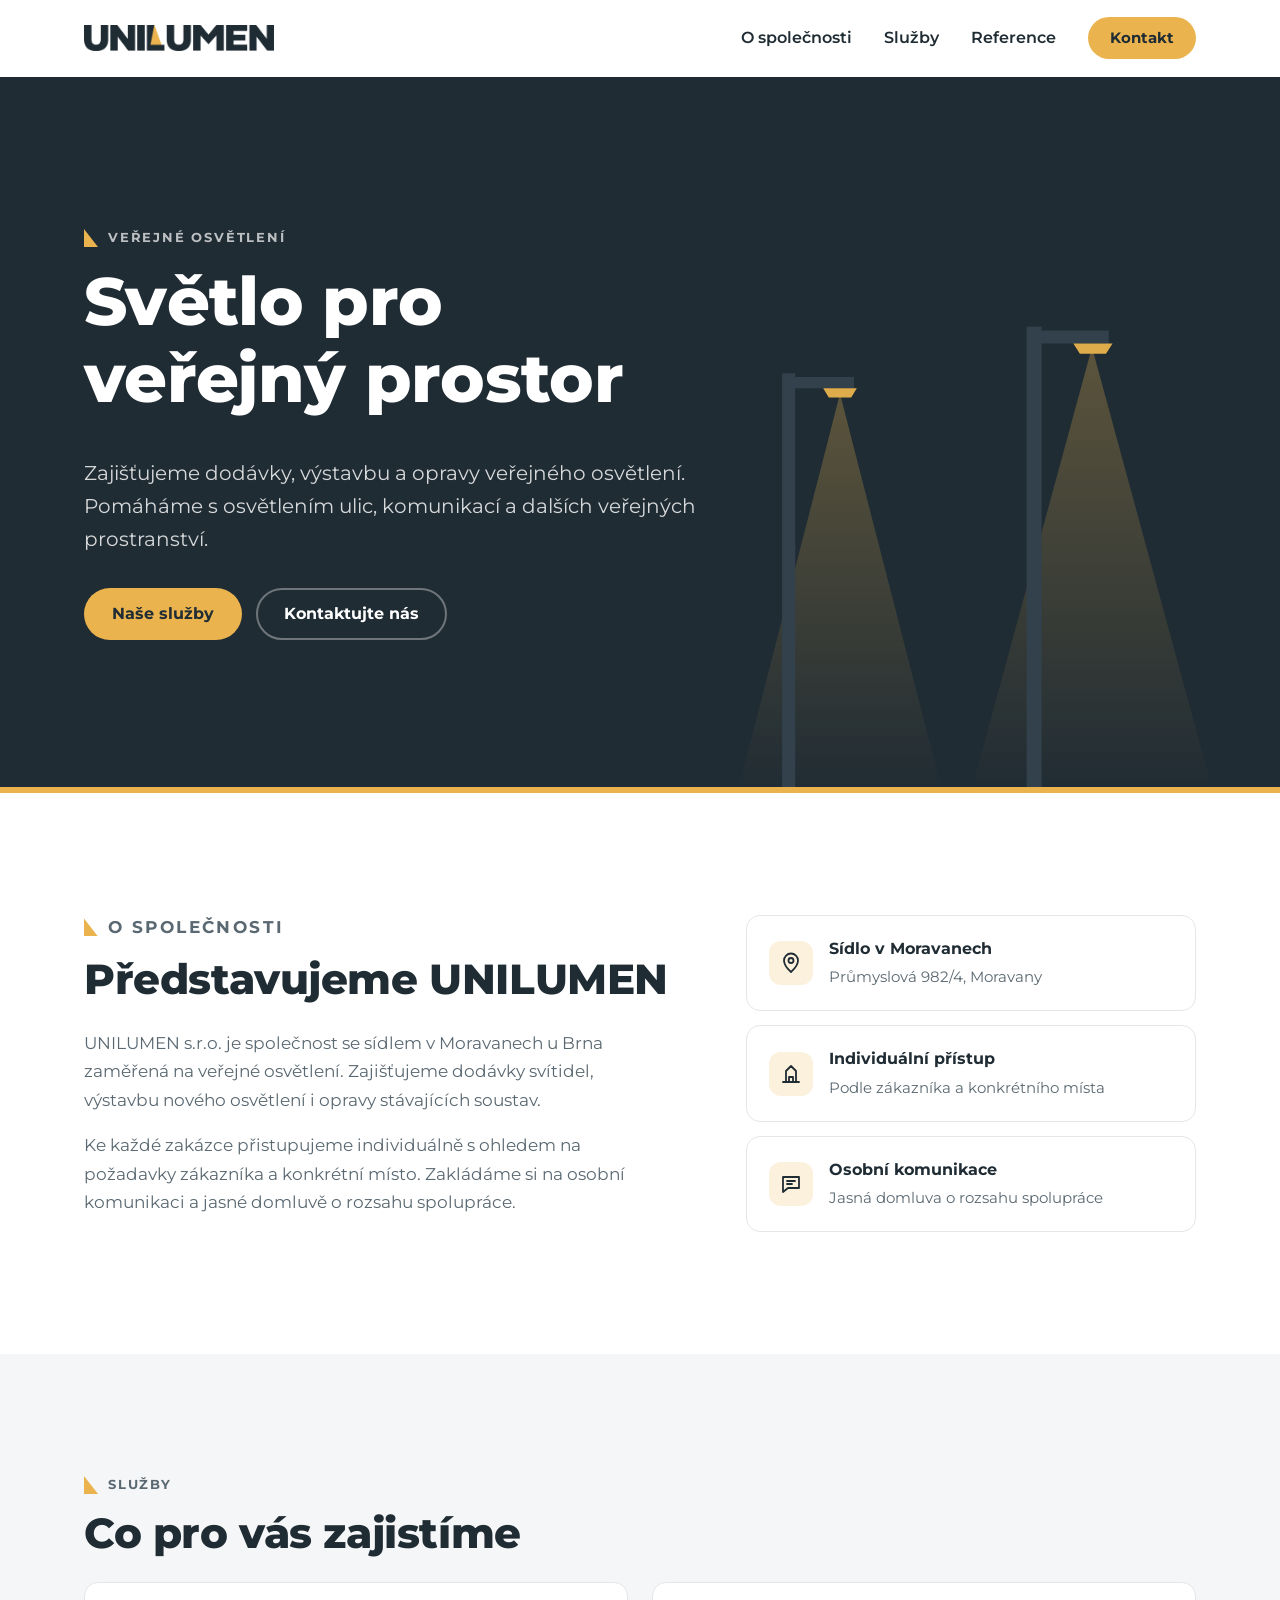
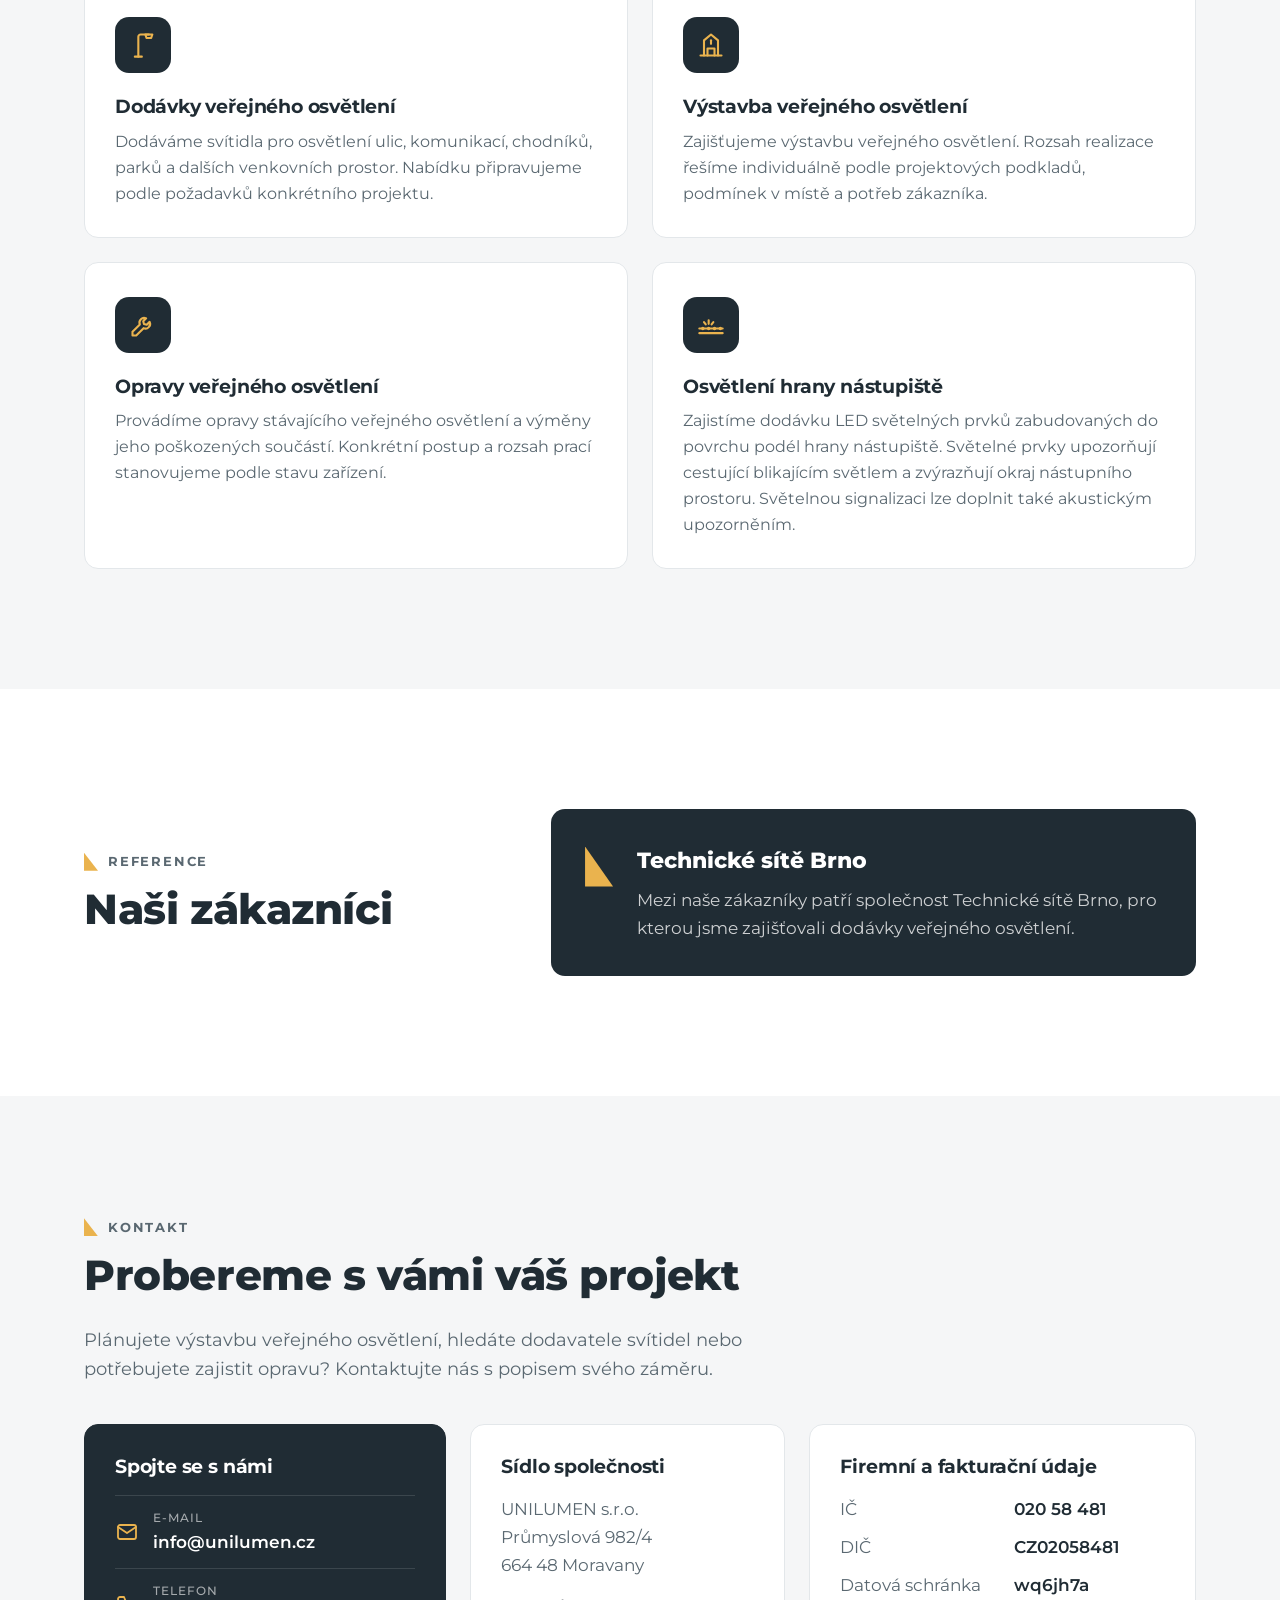
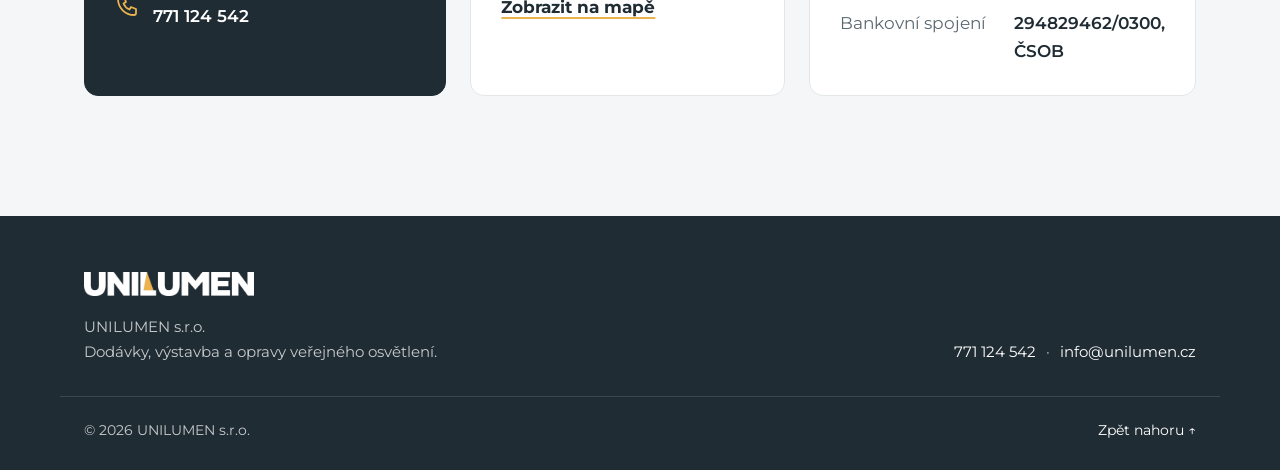
<file: site/index.html>
<!doctype html>
<html lang="cs">
<head>
  <meta charset="utf-8">
  <meta name="viewport" content="width=device-width, initial-scale=1">
  <title>UNILUMEN s.r.o. – dodávky, výstavba a opravy veřejného osvětlení</title>
  <meta name="description" content="UNILUMEN s.r.o. zajišťuje dodávky, výstavbu a opravy veřejného osvětlení ulic, komunikací a dalších veřejných prostranství i osvětlení hrany nástupiště.">
  <meta name="theme-color" content="#202C34">
  <meta property="og:type" content="website">
  <meta property="og:locale" content="cs_CZ">
  <meta property="og:site_name" content="UNILUMEN s.r.o.">
  <meta property="og:title" content="UNILUMEN s.r.o. – světlo pro veřejný prostor">
  <meta property="og:description" content="Dodávky, výstavba a opravy veřejného osvětlení.">
  <meta property="og:image" content="assets/img/og.png">
  <link rel="icon" href="favicon.ico" sizes="48x48">
  <link rel="icon" href="assets/img/favicon.svg" type="image/svg+xml">
  <link rel="apple-touch-icon" href="assets/img/apple-touch-icon.png">
  <link rel="preload" href="assets/fonts/montserrat-latin-wght-normal.woff2" as="font" type="font/woff2" crossorigin>
  <link rel="stylesheet" href="assets/style.css">
  <script type="application/ld+json">
  {
    "@context": "https://schema.org",
    "@type": "Organization",
    "name": "UNILUMEN s.r.o.",
    "description": "Dodávky, výstavba a opravy veřejného osvětlení.",
    "email": "info@unilumen.cz",
    "telephone": "+420 771 124 542",
    "taxID": "CZ02058481",
    "address": {
      "@type": "PostalAddress",
      "streetAddress": "Průmyslová 982/4",
      "postalCode": "664 48",
      "addressLocality": "Moravany",
      "addressCountry": "CZ"
    }
  }
  </script>
</head>
<body>
  <a class="skip" href="#obsah">Přeskočit na obsah</a>

  <header class="site-header" id="top">
    <div class="wrap header-inner">
      <a class="brand" href="#top" aria-label="UNILUMEN – úvod">
        <img src="assets/img/logo.png" alt="UNILUMEN" width="900" height="127">
      </a>
      <button class="nav-toggle" type="button" aria-expanded="false" aria-controls="nav" aria-label="Otevřít menu">
        <span></span><span></span><span></span>
      </button>
      <nav class="nav" id="nav" aria-label="Hlavní navigace">
        <a href="#o-spolecnosti">O společnosti</a>
        <a href="#sluzby">Služby</a>
        <a href="#reference">Reference</a>
        <a class="btn btn-gold btn-sm" href="#kontakt">Kontakt</a>
      </nav>
    </div>
  </header>

  <main id="obsah">
    <!-- Úvod -->
    <section class="hero" aria-labelledby="hero-title">
      <svg class="hero-art" viewBox="0 0 600 520" aria-hidden="true" focusable="false">
        <defs>
          <linearGradient id="beam" x1="0" y1="0" x2="0" y2="1">
            <stop offset="0" stop-color="#EAB34E" stop-opacity=".9"/>
            <stop offset="1" stop-color="#EAB34E" stop-opacity="0"/>
          </linearGradient>
        </defs>
        <g class="lamp lamp-1">
          <polygon class="cone" points="150,92 40,520 260,520" fill="url(#beam)"/>
          <rect x="88" y="70" width="14" height="450" fill="#33434e"/>
          <path d="M95 74 h70 v12 h-70z" fill="#33434e"/>
          <path d="M132 86 h36 l-6 10 h-24z" fill="#EAB34E"/>
        </g>
        <g class="lamp lamp-2">
          <polygon class="cone" points="420,42 290,520 550,520" fill="url(#beam)"/>
          <rect x="350" y="20" width="16" height="500" fill="#33434e"/>
          <path d="M358 24 h80 v14 h-80z" fill="#33434e"/>
          <path d="M400 38 h42 l-7 11 h-28z" fill="#EAB34E"/>
        </g>
      </svg>
      <div class="wrap hero-inner">
        <p class="eyebrow">Veřejné osvětlení</p>
        <h1 id="hero-title">Světlo pro veřejný prostor</h1>
        <p class="lead">Zajišťujeme dodávky, výstavbu a&nbsp;opravy veřejného osvětlení. Pomáháme s&nbsp;osvětlením ulic, komunikací a&nbsp;dalších veřejných prostranství.</p>
        <div class="actions">
          <a class="btn btn-gold" href="#sluzby">Naše služby</a>
          <a class="btn btn-ghost" href="#kontakt">Kontaktujte nás</a>
        </div>
      </div>
    </section>

    <!-- O společnosti -->
    <section class="section" id="o-spolecnosti" aria-labelledby="about-title">
      <div class="wrap about">
        <div>
          <p class="eyebrow">O společnosti</p>
          <h2 id="about-title">Představujeme UNILUMEN</h2>
          <p>UNILUMEN s.r.o. je společnost se sídlem v&nbsp;Moravanech u&nbsp;Brna zaměřená na veřejné osvětlení. Zajišťujeme dodávky svítidel, výstavbu nového osvětlení i&nbsp;opravy stávajících soustav.</p>
          <p>Ke každé zakázce přistupujeme individuálně s&nbsp;ohledem na požadavky zákazníka a&nbsp;konkrétní místo. Zakládáme si na osobní komunikaci a&nbsp;jasné domluvě o&nbsp;rozsahu spolupráce.</p>
        </div>
        <ul class="facts">
          <li>
            <svg viewBox="0 0 24 24" aria-hidden="true"><path d="M12 21s-7-6.2-7-11.5A7 7 0 0 1 19 9.5C19 14.8 12 21 12 21z"/><circle cx="12" cy="9.5" r="2.5"/></svg>
            <div><strong>Sídlo v Moravanech</strong><span>Průmyslová 982/4, Moravany</span></div>
          </li>
          <li>
            <svg viewBox="0 0 24 24" aria-hidden="true"><path d="M4 20h16M7 20V9l5-5 5 5v11M10 20v-5h4v5"/></svg>
            <div><strong>Individuální přístup</strong><span>Podle zákazníka a konkrétního místa</span></div>
          </li>
          <li>
            <svg viewBox="0 0 24 24" aria-hidden="true"><path d="M4 5h16v11H9l-5 4z"/><path d="M8 9h8M8 12h5"/></svg>
            <div><strong>Osobní komunikace</strong><span>Jasná domluva o rozsahu spolupráce</span></div>
          </li>
        </ul>
      </div>
    </section>

    <!-- Služby -->
    <section class="section section-alt" id="sluzby" aria-labelledby="services-title">
      <div class="wrap">
        <p class="eyebrow">Služby</p>
        <h2 id="services-title">Co pro vás zajistíme</h2>
        <div class="cards">
          <article class="card">
            <div class="card-icon">
              <svg viewBox="0 0 24 24" aria-hidden="true"><path d="M8 22V5a2 2 0 0 1 2-2h7"/><path d="M14 3h6l-1 3h-4z"/><path d="M5 22h6"/></svg>
            </div>
            <h3>Dodávky veřejného osvětlení</h3>
            <p>Dodáváme svítidla pro osvětlení ulic, komunikací, chodníků, parků a&nbsp;dalších venkovních prostor. Nabídku připravujeme podle požadavků konkrétního projektu.</p>
          </article>
          <article class="card">
            <div class="card-icon">
              <svg viewBox="0 0 24 24" aria-hidden="true"><path d="M3 21h18"/><path d="M6 21V8l6-5 6 5v13"/><path d="M9 21v-6h6v6"/><path d="M12 8v3"/></svg>
            </div>
            <h3>Výstavba veřejného osvětlení</h3>
            <p>Zajišťujeme výstavbu veřejného osvětlení. Rozsah realizace řešíme individuálně podle projektových podkladů, podmínek v&nbsp;místě a&nbsp;potřeb zákazníka.</p>
          </article>
          <article class="card">
            <div class="card-icon">
              <svg viewBox="0 0 24 24" aria-hidden="true"><path d="M14.7 6.3a4 4 0 0 0-5.4 5.2L3 17.8V21h3.2l6.3-6.3a4 4 0 0 0 5.2-5.4l-2.5 2.5-2.4-.6-.6-2.4z"/></svg>
            </div>
            <h3>Opravy veřejného osvětlení</h3>
            <p>Provádíme opravy stávajícího veřejného osvětlení a&nbsp;výměny jeho poškozených součástí. Konkrétní postup a&nbsp;rozsah prací stanovujeme podle stavu zařízení.</p>
          </article>
          <article class="card">
            <div class="card-icon">
              <svg viewBox="0 0 24 24" aria-hidden="true"><path d="M2 15h20"/><path d="M2 19h20"/><circle cx="5" cy="15" r=".6"/><circle cx="10" cy="15" r=".6"/><circle cx="15" cy="15" r=".6"/><circle cx="20" cy="15" r=".6"/><path d="M10 11V8M7.5 11.5 6 9.5M12.5 11.5 14 9.5"/></svg>
            </div>
            <h3>Osvětlení hrany nástupiště</h3>
            <p>Zajistíme dodávku LED světelných prvků zabudovaných do povrchu podél hrany nástupiště. Světelné prvky upozorňují cestující blikajícím světlem a&nbsp;zvýrazňují okraj nástupního prostoru. Světelnou signalizaci lze doplnit také akustickým upozorněním.</p>
          </article>
        </div>
      </div>
    </section>

    <!-- Reference -->
    <section class="section" id="reference" aria-labelledby="ref-title">
      <div class="wrap ref">
        <div>
          <p class="eyebrow">Reference</p>
          <h2 id="ref-title">Naši zákazníci</h2>
        </div>
        <figure class="ref-card">
          <span class="ref-mark" aria-hidden="true"></span>
          <div>
            <p class="ref-name">Technické sítě Brno</p>
            <p>Mezi naše zákazníky patří společnost Technické sítě Brno, pro kterou jsme zajišťovali dodávky veřejného osvětlení.</p>
          </div>
        </figure>
      </div>
    </section>

    <!-- Kontakt -->
    <section class="section contact" id="kontakt" aria-labelledby="contact-title">
      <div class="wrap">
        <div class="contact-head">
          <p class="eyebrow">Kontakt</p>
          <h2 id="contact-title">Probereme s&nbsp;vámi váš projekt</h2>
          <p class="lead">Plánujete výstavbu veřejného osvětlení, hledáte dodavatele svítidel nebo potřebujete zajistit opravu? Kontaktujte nás s&nbsp;popisem svého záměru.</p>
        </div>

        <div class="contact-grid">
          <div class="contact-card person">
            <h3>Spojte se s&nbsp;námi</h3>
            <a class="contact-line" href="mailto:info@unilumen.cz">
              <svg viewBox="0 0 24 24" aria-hidden="true"><rect x="3" y="5" width="18" height="14" rx="2"/><path d="m3 7 9 6 9-6"/></svg>
              <span><small>E-mail</small>info@unilumen.cz</span>
            </a>
            <a class="contact-line" href="tel:+420771124542">
              <svg viewBox="0 0 24 24" aria-hidden="true"><path d="M5 3h4l2 5-2.5 1.5a11 11 0 0 0 6 6L16 13l5 2v4a2 2 0 0 1-2 2A16 16 0 0 1 3 5a2 2 0 0 1 2-2"/></svg>
              <span><small>Telefon</small>771 124 542</span>
            </a>
          </div>

          <div class="contact-card">
            <h3>Sídlo společnosti</h3>
            <address>
              UNILUMEN s.r.o.<br>
              Průmyslová 982/4<br>
              664 48 Moravany
            </address>
            <a class="text-link" href="https://mapy.com/s/?q=Pr%C5%AFmyslov%C3%A1%20982%2F4%2C%20Moravany" target="_blank" rel="noopener">Zobrazit na mapě</a>
          </div>

          <div class="contact-card">
            <h3>Firemní a fakturační údaje</h3>
            <dl class="details">
              <div><dt>IČ</dt><dd>020 58 481</dd></div>
              <div><dt>DIČ</dt><dd>CZ02058481</dd></div>
              <div><dt>Datová schránka</dt><dd>wq6jh7a</dd></div>
              <div><dt>Bankovní spojení</dt><dd>294829462/0300, ČSOB</dd></div>
            </dl>
          </div>
        </div>
      </div>
    </section>
  </main>

  <footer class="site-footer">
    <div class="wrap footer-inner">
      <div>
        <img class="footer-logo" src="assets/img/logo-white.png" alt="UNILUMEN" width="900" height="127">
        <p>UNILUMEN s.r.o.<br>Dodávky, výstavba a&nbsp;opravy veřejného osvětlení.</p>
      </div>
      <p class="footer-contact">
        <a href="tel:+420771124542">771 124 542</a>
        <span aria-hidden="true">·</span>
        <a href="mailto:info@unilumen.cz">info@unilumen.cz</a>
      </p>
    </div>
    <div class="wrap footer-bottom">
      <p>© <span id="year">2026</span> UNILUMEN s.r.o.</p>
      <a href="#top">Zpět nahoru ↑</a>
    </div>
  </footer>

  <script src="assets/main.js" defer></script>
</body>
</html>
</file>
<file: site/assets/style.css>
@font-face {
  font-family: "Montserrat";
  font-style: normal;
  font-display: swap;
  font-weight: 100 900;
  src: url("fonts/montserrat-latin-ext-wght-normal.woff2") format("woff2-variations");
  unicode-range: U+0100-02BA, U+02BD-02C5, U+02C7-02CC, U+02CE-02D7, U+02DD-02FF, U+0304, U+0308, U+0329, U+1D00-1DBF, U+1E00-1E9F, U+1EF2-1EFF, U+2020, U+20A0-20AB, U+20AD-20C0, U+2113, U+2C60-2C7F, U+A720-A7FF;
}
@font-face {
  font-family: "Montserrat";
  font-style: normal;
  font-display: swap;
  font-weight: 100 900;
  src: url("fonts/montserrat-latin-wght-normal.woff2") format("woff2-variations");
  unicode-range: U+0000-00FF, U+0131, U+0152-0153, U+02BB-02BC, U+02C6, U+02DA, U+02DC, U+0304, U+0308, U+0329, U+2000-206F, U+20AC, U+2122, U+2191, U+2193, U+2212, U+2215, U+FEFF, U+FFFD;
}

:root {
  /* Barvy loga podle specifikace */
  --navy: #202C34;
  --gold: #EAB34E;
  --white: #FFFFFF;

  --navy-700: #2a3a45;
  --navy-600: #33434e;
  --ink: #202C34;
  --muted: #5a6871;
  --line: #e3e7ea;
  --bg-alt: #f5f6f7;
  --gold-soft: #fbf1dc;

  --radius: 14px;
  --header-h: 76px;
  --wrap: 1160px;
  --font: "Montserrat", system-ui, -apple-system, "Segoe UI", Roboto, sans-serif;
}

*, *::before, *::after { box-sizing: border-box; }
html { scroll-behavior: smooth; scroll-padding-top: calc(var(--header-h) + 8px); -webkit-text-size-adjust: 100%; }
@media (prefers-reduced-motion: reduce) { html { scroll-behavior: auto; } *, *::before, *::after { animation: none !important; transition: none !important; } }
body {
  margin: 0;
  font-family: var(--font);
  font-size: 17px;
  line-height: 1.65;
  color: var(--ink);
  background: var(--white);
  -webkit-font-smoothing: antialiased;
}
img, svg { display: block; max-width: 100%; }
a { color: inherit; }
h1, h2, h3 { line-height: 1.15; margin: 0 0 .6em; letter-spacing: -.01em; }
h1 { font-size: clamp(2.3rem, 6vw, 4.2rem); font-weight: 800; }
h2 { font-size: clamp(1.8rem, 3.6vw, 2.6rem); font-weight: 800; }
h3 { font-size: 1.2rem; font-weight: 700; }
p { margin: 0 0 1em; }

.wrap { width: 100%; max-width: var(--wrap); margin: 0 auto; padding: 0 24px; }
@media (max-width: 600px) { .wrap { padding: 0 16px; } }

.skip { position: absolute; left: -9999px; top: 8px; z-index: 100; background: var(--gold); color: var(--navy); padding: 8px 14px; border-radius: 8px; font-weight: 700; }
.skip:focus { left: 8px; }
:focus-visible { outline: 3px solid var(--gold); outline-offset: 3px; border-radius: 4px; }

.eyebrow {
  display: inline-flex; align-items: center; gap: 10px;
  font-size: .8rem; font-weight: 700; letter-spacing: .14em; text-transform: uppercase;
  color: var(--muted); margin-bottom: 14px;
}
.eyebrow::before {
  content: ""; width: 14px; height: 18px; background: var(--gold);
  clip-path: polygon(0 0, 0 100%, 100% 100%);
}

/* Tlačítka */
.btn {
  display: inline-flex; align-items: center; justify-content: center;
  padding: 14px 26px; border-radius: 999px; border: 2px solid transparent;
  font-weight: 700; font-size: 1rem; text-decoration: none; line-height: 1.2;
  transition: background .2s, color .2s, border-color .2s, transform .2s;
}
.btn:hover { transform: translateY(-1px); }
.btn-gold { background: var(--gold); color: var(--navy); }
.btn-gold:hover { background: #f0c063; }
.btn-ghost { border-color: rgba(255,255,255,.35); color: var(--white); }
.btn-ghost:hover { border-color: var(--white); }
.btn-sm { padding: 10px 20px; font-size: .95rem; }

/* Hlavička */
.site-header {
  position: sticky; top: 0; z-index: 50;
  background: rgba(255,255,255,.94);
  backdrop-filter: saturate(1.4) blur(10px);
  -webkit-backdrop-filter: saturate(1.4) blur(10px);
  border-bottom: 1px solid transparent;
  transition: border-color .2s, box-shadow .2s;
}
.site-header.scrolled { border-bottom-color: var(--line); box-shadow: 0 6px 24px rgba(32,44,52,.06); }
.header-inner { height: var(--header-h); display: flex; align-items: center; justify-content: space-between; gap: 24px; }
.brand img { width: 190px; height: auto; }
.nav { display: flex; align-items: center; gap: 32px; }
.nav a:not(.btn) { text-decoration: none; font-weight: 600; font-size: .98rem; position: relative; padding: 6px 0; }
.nav a:not(.btn)::after {
  content: ""; position: absolute; left: 0; right: 0; bottom: 0; height: 2px;
  background: var(--gold); transform: scaleX(0); transform-origin: left; transition: transform .25s;
}
.nav a:not(.btn):hover::after, .nav a.active::after { transform: scaleX(1); }

.nav-toggle {
  display: none; width: 44px; height: 44px; border: 0; background: none; padding: 10px; cursor: pointer;
  flex-direction: column; justify-content: center; gap: 5px;
}
.nav-toggle span { display: block; height: 2px; background: var(--navy); border-radius: 2px; transition: transform .25s, opacity .2s; }
.nav-toggle[aria-expanded="true"] span:nth-child(1) { transform: translateY(7px) rotate(45deg); }
.nav-toggle[aria-expanded="true"] span:nth-child(2) { opacity: 0; }
.nav-toggle[aria-expanded="true"] span:nth-child(3) { transform: translateY(-7px) rotate(-45deg); }

@media (max-width: 820px) {
  :root { --header-h: 64px; }
  .brand img { width: 150px; }
  .nav-toggle { display: flex; }
  .nav {
    position: absolute; top: var(--header-h); left: 0; right: 0;
    flex-direction: column; align-items: stretch; gap: 0;
    background: var(--white); border-bottom: 1px solid var(--line);
    padding: 8px 16px 20px; box-shadow: 0 16px 30px rgba(32,44,52,.08);
    display: none;
  }
  .nav.open { display: flex; }
  .nav a:not(.btn) { padding: 14px 4px; border-bottom: 1px solid var(--line); }
  .nav a:not(.btn)::after { display: none; }
  .nav .btn { margin-top: 16px; }
}

/* Úvod */
.hero {
  position: relative; overflow: hidden; isolation: isolate;
  background: var(--navy); color: var(--white);
  padding: clamp(80px, 12vw, 150px) 0 clamp(90px, 12vw, 160px);
}
.hero::after {
  content: ""; position: absolute; inset: auto 0 0 0; height: 6px; background: var(--gold);
}
.hero-art {
  position: absolute; z-index: -1; right: max(-40px, calc((100vw - var(--wrap)) / 2 - 40px));
  bottom: 0; width: min(560px, 55vw); height: auto; opacity: .95;
}
.hero-art .cone { opacity: .35; animation: glow 5s ease-in-out infinite; }
.hero-art .lamp-2 .cone { animation-delay: -2.5s; }
@keyframes glow { 0%, 100% { opacity: .28; } 50% { opacity: .45; } }
.hero-inner { max-width: var(--wrap); }
.hero h1 { max-width: 12ch; }
.hero .eyebrow { color: rgba(255,255,255,.7); }
.hero .lead { font-size: clamp(1.05rem, 1.6vw, 1.25rem); max-width: 34em; color: rgba(255,255,255,.82); margin-bottom: 2rem; }
.actions { display: flex; flex-wrap: wrap; gap: 14px; }
@media (max-width: 820px) {
  .hero-art { width: 90vw; right: -25vw; opacity: .45; }
}

/* Sekce */
.section { padding: clamp(72px, 10vw, 120px) 0; }
.section-alt { background: var(--bg-alt); }
.section p { color: var(--muted); }

.about { display: grid; grid-template-columns: 1.3fr 1fr; gap: clamp(32px, 6vw, 88px); align-items: center; }
.about p { font-size: 1.08rem; }
.facts { list-style: none; margin: 0; padding: 0; display: grid; gap: 14px; }
.facts li {
  display: flex; gap: 16px; align-items: center;
  padding: 20px 22px; border: 1px solid var(--line); border-radius: var(--radius); background: var(--white);
}
.facts svg, .card-icon svg, .contact-line svg {
  width: 24px; height: 24px; flex: none;
  fill: none; stroke: currentColor; stroke-width: 1.8; stroke-linecap: round; stroke-linejoin: round;
}
.facts li > svg { width: 44px; height: 44px; padding: 10px; border-radius: 12px; background: var(--gold-soft); color: var(--navy); }
.facts strong { display: block; font-size: 1rem; }
.facts span { color: var(--muted); font-size: .93rem; }
@media (max-width: 820px) { .about { grid-template-columns: 1fr; } }

.cards { display: grid; grid-template-columns: repeat(2, 1fr); gap: 24px; margin-top: 20px; }
.card {
  position: relative; overflow: hidden;
  background: var(--white); border-radius: var(--radius); padding: 34px 30px 30px;
  border: 1px solid var(--line);
  transition: transform .25s, box-shadow .25s;
}
.card::before {
  content: ""; position: absolute; top: 0; left: 0; right: 0; height: 4px; background: var(--gold);
  transform: scaleX(0); transform-origin: left; transition: transform .3s;
}
.card:hover { transform: translateY(-4px); box-shadow: 0 18px 40px rgba(32,44,52,.10); }
.card:hover::before { transform: scaleX(1); }
.card-icon {
  width: 56px; height: 56px; border-radius: 14px; display: grid; place-items: center;
  background: var(--navy); color: var(--gold); margin-bottom: 22px;
}
.card-icon svg { width: 28px; height: 28px; }
.card p { margin: 0; font-size: .98rem; }
@media (max-width: 720px) { .cards { grid-template-columns: 1fr; } }

.ref { display: grid; grid-template-columns: 1fr 1.6fr; gap: clamp(24px, 5vw, 64px); align-items: center; }
.ref h2 { margin-bottom: 0; }
.ref-card {
  margin: 0; display: flex; gap: 24px; align-items: flex-start;
  padding: 34px; border-radius: var(--radius); background: var(--navy); color: var(--white);
}
.ref-card p { color: rgba(255,255,255,.78); margin: 0; }
.ref-card .ref-name { color: var(--white); font-weight: 800; font-size: 1.35rem; margin-bottom: 8px; }
.ref-mark { flex: none; width: 28px; height: 40px; background: var(--gold); clip-path: polygon(0 0, 0 100%, 100% 100%); margin-top: 4px; }
@media (max-width: 820px) { .ref { grid-template-columns: 1fr; } .ref-card { padding: 26px 22px; gap: 18px; } }

/* Kontakt */
.contact { background: var(--bg-alt); position: relative; }
.contact-head { max-width: 760px; margin-bottom: 40px; }
.contact .lead { font-size: 1.12rem; }
.contact-grid { display: grid; grid-template-columns: 1.15fr 1fr 1.15fr; gap: 24px; }
.contact-card {
  background: var(--white); border: 1px solid var(--line); border-radius: var(--radius); padding: 30px;
}
.contact-card h3 { margin-bottom: 18px; }
.contact-card.person { background: var(--navy); color: var(--white); border-color: var(--navy); }
.contact-line {
  display: flex; gap: 14px; align-items: center; text-decoration: none;
  padding: 12px 0; border-top: 1px solid rgba(255,255,255,.12); font-weight: 600; word-break: break-word;
}
.contact-line svg { color: var(--gold); }
.contact-line small { display: block; font-weight: 500; font-size: .78rem; letter-spacing: .08em; text-transform: uppercase; color: rgba(255,255,255,.6); }
.contact-line:hover span { color: var(--gold); }
address { font-style: normal; color: var(--muted); margin-bottom: 14px; }
.text-link { font-weight: 700; text-decoration-color: var(--gold); text-decoration-thickness: 2px; text-underline-offset: 4px; }
.details { margin: 0; display: grid; gap: 10px; }
.details div { display: grid; grid-template-columns: 9.5em 1fr; gap: 12px; }
.details dt { color: var(--muted); }
.details dd { margin: 0; font-weight: 600; }
@media (max-width: 960px) { .contact-grid { grid-template-columns: 1fr 1fr; } .contact-card.person { grid-column: 1 / -1; } }
@media (max-width: 640px) {
  .contact-grid { grid-template-columns: 1fr; }
  .contact-card { padding: 24px 20px; }
  .details div { grid-template-columns: 1fr; gap: 0; }
}

/* Patička */
.site-footer { background: var(--navy); color: rgba(255,255,255,.75); padding: 56px 0 28px; font-size: .95rem; }
.footer-inner { display: flex; flex-wrap: wrap; justify-content: space-between; align-items: flex-end; gap: 24px; padding-bottom: 32px; border-bottom: 1px solid rgba(255,255,255,.12); }
.footer-logo { width: 170px; height: auto; margin-bottom: 18px; }
.footer-inner p { margin: 0; }
.footer-contact { display: flex; flex-wrap: wrap; gap: 10px; }
.site-footer a { text-decoration: none; color: var(--white); }
.site-footer a:hover { color: var(--gold); }
.footer-bottom { display: flex; justify-content: space-between; gap: 16px; padding-top: 22px; font-size: .85rem; }
.footer-bottom p { margin: 0; }

/* Postupné objevení při scrollu */
.reveal { opacity: 0; transform: translateY(18px); transition: opacity .6s ease, transform .6s ease; }
.reveal.in { opacity: 1; transform: none; }
</file>
